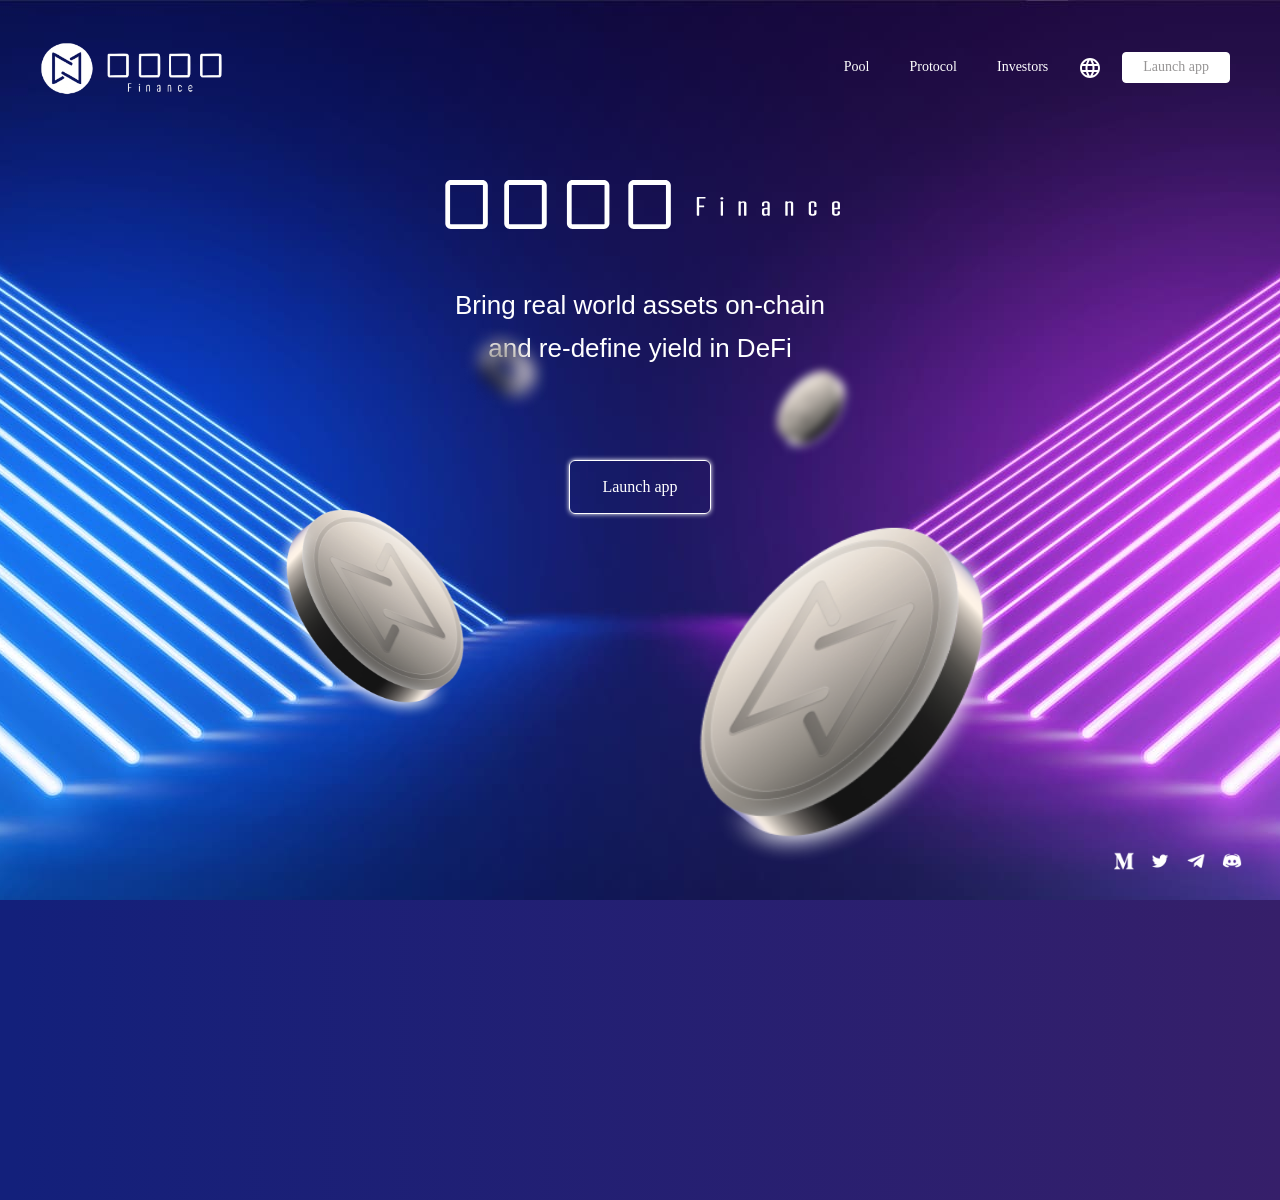
<file: officail-web-demo/index.html>
<!doctype html><html lang="en"><head><meta charset="utf-8"/><link rel="icon" href="/officail-web-demo/favicon.ico"/><meta name="viewport" content="width=device-width,initial-scale=1,minimum-scale=1"/><meta name="theme-color" content="#000000"/><meta name="description" content="N | RWA lending through DeFi"/><link rel="apple-touch-icon" href="/officail-web-demo/logo192.png"/><link rel="manifest" href="/officail-web-demo/manifest.json"/><title>N | RWA lending through DeFi</title><script defer="defer" src="/officail-web-demo/static/js/main.bd5e6af7.js"></script><link href="/officail-web-demo/static/css/main.09d7ea53.css" rel="stylesheet"></head><body><noscript>You need to enable JavaScript to run this app.</noscript><div id="root"></div></body></html>
</file>
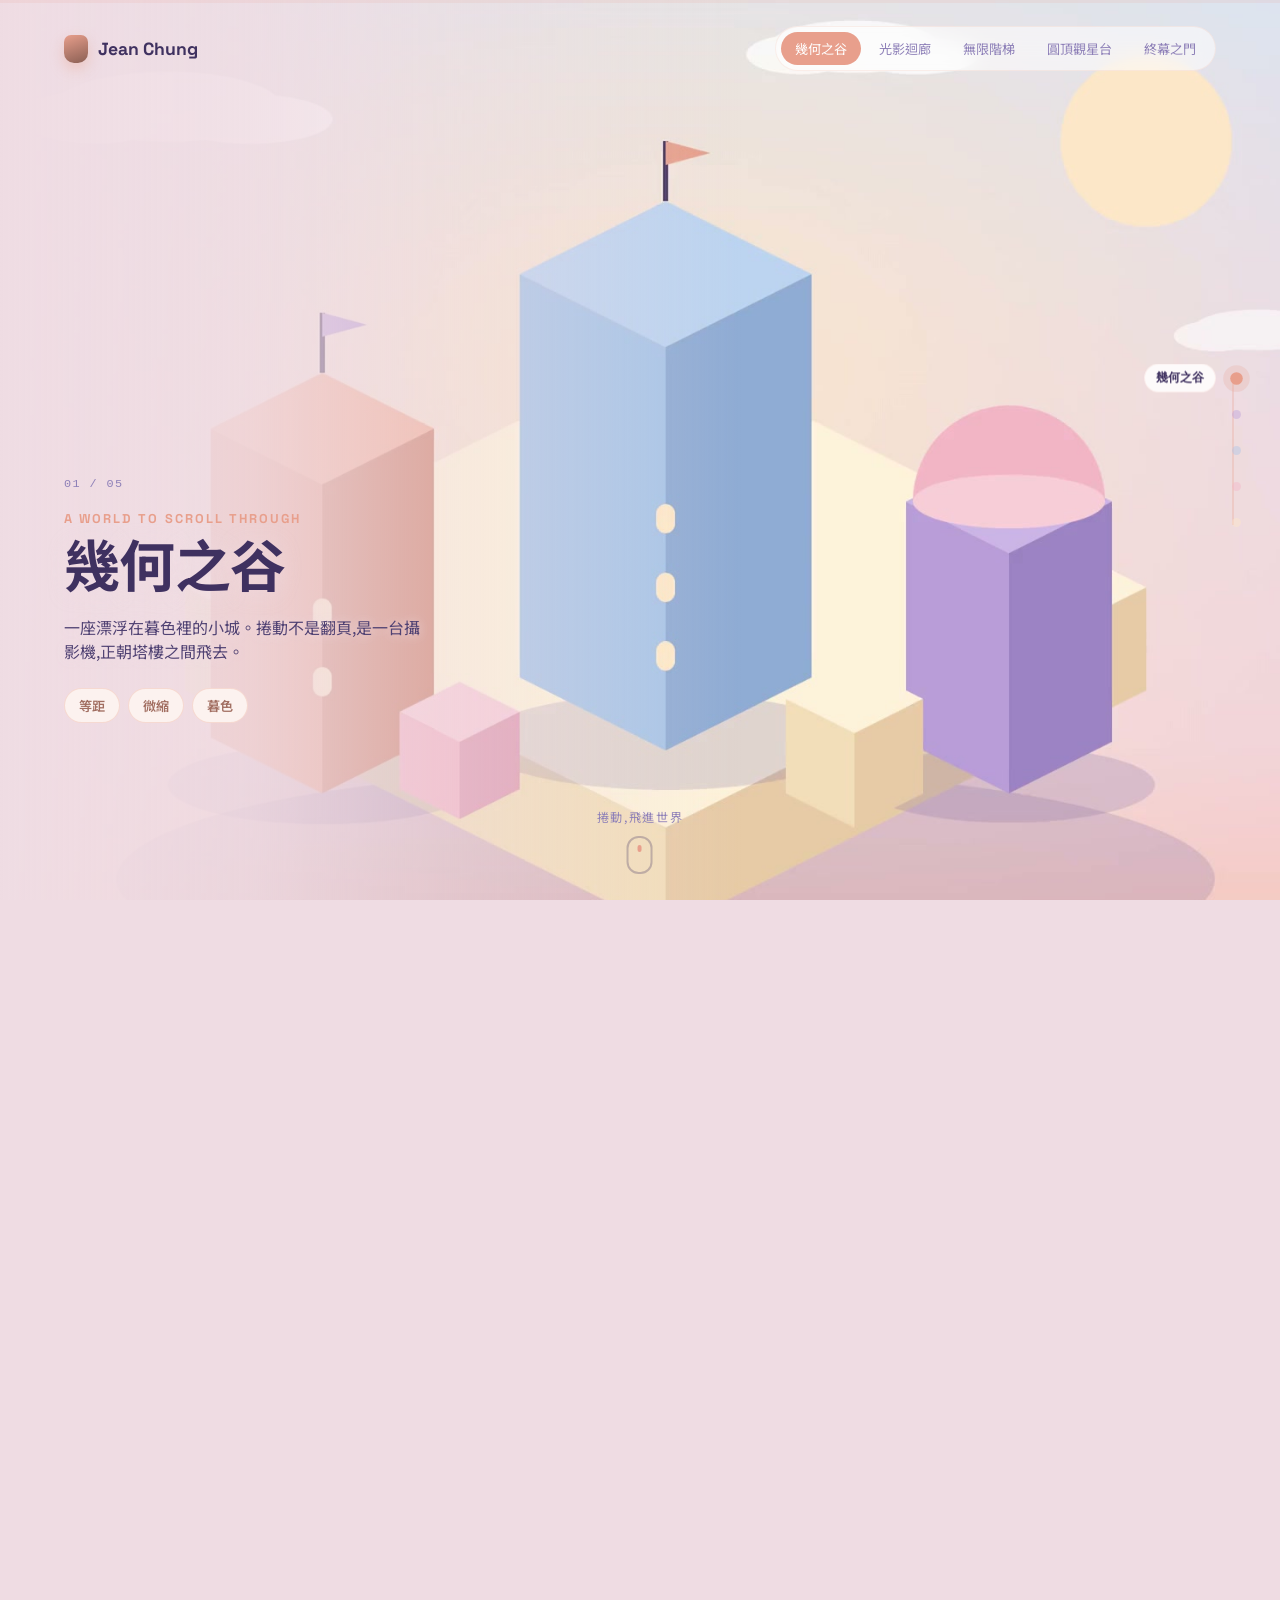
<file: world/index.html>
<!doctype html>
<html lang="zh-TW">
<head>
  <meta charset="utf-8" />
  <meta name="viewport" content="width=device-width, initial-scale=1, viewport-fit=cover" />
  <title>Jean Chung — 幾何之谷</title>
  <meta name="description" content="捲動,飛進一座 Monument Valley 風格的幾何世界。" />
  <link rel="preconnect" href="https://fonts.googleapis.com" />
  <link rel="preconnect" href="https://fonts.gstatic.com" crossorigin="anonymous" />
  <link href="https://fonts.googleapis.com/css2?family=Space+Grotesk:wght@400;500;600;700&family=Noto+Sans+TC:wght@300;400;500;700&display=swap" rel="stylesheet" />
  <style>
    /* Theme matches the scene renders + the main site's Monument Valley palette */
    :root, .sw-root {
      --sw-bg: #EFDCE3;            /* mid-tone of the scenes' sky gradient */
      --sw-ink: #3F3160;
      --sw-ink-soft: #8E80B8;
      --sw-accent: #B89DD9;
      --sw-font-display: 'Space Grotesk', 'Noto Sans TC', sans-serif;
      --sw-font-body: 'Noto Sans TC', sans-serif;
    }
  </style>
</head>
<body>
  <div id="top"></div>
  <div id="world"></div>

  <script src="scrub-engine.js"></script>
  <script>
    mountScrollWorld(document.getElementById('world'), {
      brand: { name: 'Jean Chung', href: '../' },
      hint: '捲動,飛進世界',
      diveScroll: 1.3,
      connScroll: 0.9,
      sections: [
        {
          id: 'valley', label: '幾何之谷',
          still: 'assets/scene1.jpg',
          clip: 'assets/vid/dive1.mp4',
          accent: '#E89F8C',
          eyebrow: 'A world to scroll through',
          title: '幾何之谷',
          body: '一座漂浮在暮色裡的小城。捲動不是翻頁,是一台攝影機,正朝塔樓之間飛去。',
          tags: ['等距', '微縮', '暮色'],
        },
        {
          id: 'colonnade', label: '光影迴廊',
          still: 'assets/scene2.jpg',
          clip: 'assets/vid/dive2.mp4',
          accent: '#B89DD9',
          scroll: 1.5, linger: 0.4,
          eyebrow: 'Between the pillars',
          title: '光影迴廊',
          body: '列柱夾出一條通道,盡頭有一扇發著光的小門。愈往前,柱影愈長。',
          tags: ['列柱', '透視'],
        },
        {
          id: 'stairs', label: '無限階梯',
          still: 'assets/scene3.jpg',
          clip: 'assets/vid/dive3.mp4',
          accent: '#A8C4E8',
          eyebrow: 'Step by step',
          title: '無限階梯',
          body: '一階一階往上,直到平台浮在雲的高度。每個顏色,都是一段爬過的路。',
          tags: ['攀升', '漂浮平台'],
        },
        {
          id: 'observatory', label: '圓頂觀星台',
          still: 'assets/scene4.jpg',
          clip: 'assets/vid/dive4.mp4',
          accent: '#F4B5C8',
          scroll: 1.5, linger: 0.4,
          eyebrow: 'Under the first stars',
          title: '圓頂觀星台',
          body: '天色轉暗,星星一顆顆亮起。圓頂裡有一道光,指著更遠的地方。',
          tags: ['星空', '黃昏'],
        },
        {
          id: 'gate', label: '終幕之門',
          still: 'assets/scene5.jpg',
          clip: 'assets/vid/dive5.mp4',
          accent: '#FFE8C8',
          scroll: 1.7, linger: 0.5,
          eyebrow: 'The journey ends here',
          title: '終幕之門',
          body: '門後不是出口,是回程。謝謝你飛完這一趟。',
          tags: [],
          cta: {
            primary: { label: '回到作品集', href: '../' },
            secondary: { label: '再飛一次', href: '#top' },
          },
        },
      ],
      connectors: [
        'assets/vid/conn1.mp4',
        'assets/vid/conn2.mp4',
        'assets/vid/conn3.mp4',
        'assets/vid/conn4.mp4',
      ],
    });
  </script>
</body>
</html>
</file>
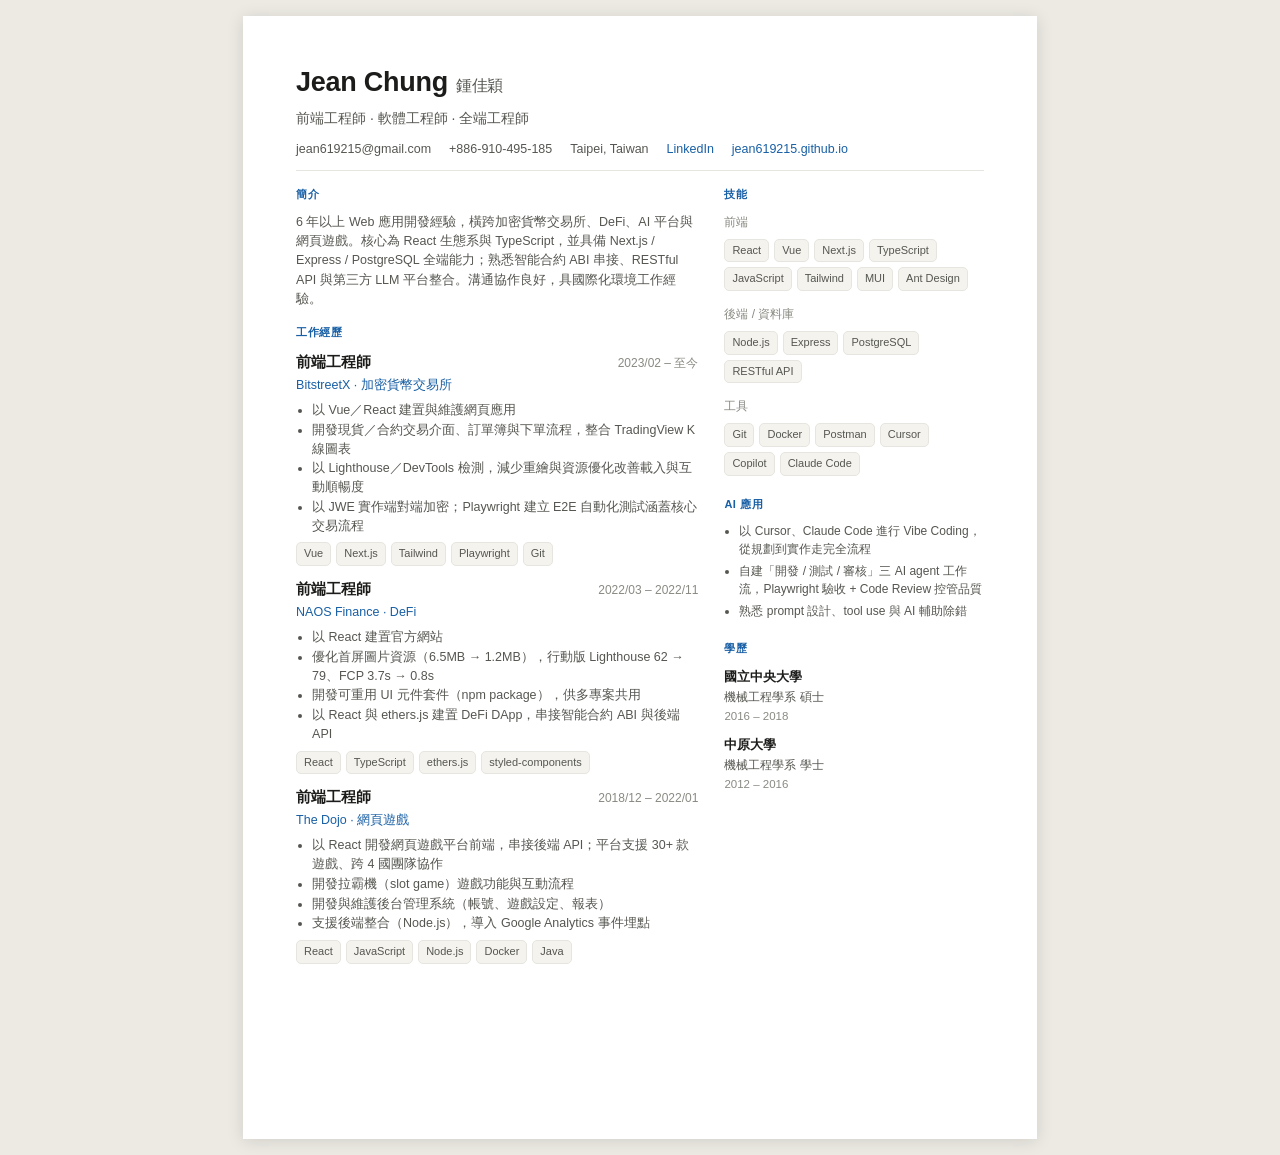
<file: deliverables/cv.html>
<!DOCTYPE html>
<html lang="zh-TW">
<head>
<meta charset="UTF-8" />
<meta name="viewport" content="width=device-width, initial-scale=1.0" />
<title>Jean Chung 鍾佳穎 — 履歷</title>
<style>
  :root{
    --ink:#1c1c1a; --sec:#565651; --muted:#8a8a83;
    --accent:#185FA5; --border:#e6e5e0; --chip:#f4f3ee; --page:#ffffff;
  }
  *{ box-sizing:border-box; margin:0; padding:0; }
  html,body{ background:#eceae3; }
  body{
    font-family:"Helvetica Neue", Arial, "PingFang TC", "Noto Sans TC", "Microsoft JhengHei", sans-serif;
    color:var(--ink); line-height:1.6; -webkit-font-smoothing:antialiased;
  }
  .page{
    width:210mm; min-height:297mm; margin:16px auto; background:var(--page);
    padding:12mm 14mm; box-shadow:0 2px 16px rgba(0,0,0,.12);
  }
  .head{ border-bottom:1px solid var(--border); padding-bottom:11px; margin-bottom:15px; }
  .name{ font-size:27px; font-weight:600; letter-spacing:-.01em; }
  .name small{ font-size:16px; font-weight:400; color:var(--sec); margin-left:8px; }
  .title{ font-size:14px; color:var(--sec); margin-top:2px; }
  .contact{ display:flex; flex-wrap:wrap; gap:6px 18px; margin-top:10px; font-size:12.5px; color:var(--sec); }
  .contact a{ color:var(--accent); text-decoration:none; }
  .grid{ display:grid; grid-template-columns:1.55fr 1fr; gap:26px; }
  .sec-label{ font-size:11px; font-weight:600; color:var(--accent); letter-spacing:.05em; margin-bottom:9px; }
  .summary{ font-size:12.5px; color:var(--sec); line-height:1.55; margin-bottom:15px; }
  .job{ margin-bottom:12px; page-break-inside:avoid; }
  .job:last-child{ margin-bottom:0; }
  .side-sec:last-child{ margin-bottom:0; }
  .job-top{ display:flex; justify-content:space-between; align-items:baseline; gap:8px; }
  .job-role{ font-size:14.5px; font-weight:600; }
  .job-role span{ font-size:12px; font-weight:400; color:var(--muted); }
  .job-date{ font-size:12px; color:var(--muted); white-space:nowrap; }
  .job-co{ font-size:12.5px; color:var(--accent); margin:1px 0 6px; }
  .job ul{ padding-left:16px; font-size:12.5px; color:var(--sec); line-height:1.5; }
  .job li{ margin-bottom:1px; }
  .pills{ display:flex; flex-wrap:wrap; gap:5px; margin-top:7px; }
  .tp{ font-size:11px; color:var(--sec); background:var(--chip); border:.5px solid var(--border); border-radius:5px; padding:2px 7px; white-space:nowrap; }
  .skill-group{ margin-bottom:14px; }
  .skill-group .lbl{ font-size:12px; color:var(--muted); margin-bottom:5px; }
  .side-sec{ margin-bottom:20px; }
  .ai-list{ padding-left:15px; font-size:12px; color:var(--sec); line-height:1.5; }
  .ai-list li{ margin-bottom:4px; }
  .edu{ margin-bottom:10px; }
  .edu .s{ font-size:13px; font-weight:600; }
  .edu .d{ font-size:12px; color:var(--sec); }
  .edu .y{ font-size:11.5px; color:var(--muted); }
  @media print{
    html,body{ background:#fff; }
    .page{ width:auto; min-height:auto; margin:0; padding:0; box-shadow:none; }
    @page{ size:A4; margin:9mm 12mm; }
  }
</style>
</head>
<body>
<div class="page">

  <div class="head">
    <div class="name">Jean Chung<small>鍾佳穎</small></div>
    <div class="title">前端工程師 · 軟體工程師 · 全端工程師</div>
    <div class="contact">
      <span>jean619215@gmail.com</span>
      <span>+886-910-495-185</span>
      <span>Taipei, Taiwan</span>
      <a href="https://www.linkedin.com/in/%E4%BD%B3%E7%A9%8E-%E9%8D%BE-a190511b6/">LinkedIn</a>
      <a href="https://jean619215.github.io/">jean619215.github.io</a>
    </div>
  </div>

  <div class="grid">

    <div>
      <div class="sec-label">簡介</div>
      <div class="summary">
        6 年以上 Web 應用開發經驗，橫跨加密貨幣交易所、DeFi、AI 平台與網頁遊戲。核心為 React 生態系與 TypeScript，並具備 Next.js / Express / PostgreSQL 全端能力；熟悉智能合約 ABI 串接、RESTful API 與第三方 LLM 平台整合。溝通協作良好，具國際化環境工作經驗。
      </div>

      <div class="sec-label">工作經歷</div>

      <div class="job">
        <div class="job-top">
          <span class="job-role">前端工程師</span>
          <span class="job-date">2023/02 – 至今</span>
        </div>
        <div class="job-co">BitstreetX · 加密貨幣交易所</div>
        <ul>
          <li>以 Vue／React 建置與維護網頁應用</li>
          <li>開發現貨／合約交易介面、訂單簿與下單流程，整合 TradingView K 線圖表</li>
          <li>以 Lighthouse／DevTools 檢測，減少重繪與資源優化改善載入與互動順暢度</li>
          <li>以 JWE 實作端對端加密；Playwright 建立 E2E 自動化測試涵蓋核心交易流程</li>
        </ul>
        <div class="pills"><span class="tp">Vue</span><span class="tp">Next.js</span><span class="tp">Tailwind</span><span class="tp">Playwright</span><span class="tp">Git</span></div>
      </div>

      <div class="job">
        <div class="job-top">
          <span class="job-role">前端工程師</span>
          <span class="job-date">2022/03 – 2022/11</span>
        </div>
        <div class="job-co">NAOS Finance · DeFi</div>
        <ul>
          <li>以 React 建置官方網站</li>
          <li>優化首屏圖片資源（6.5MB → 1.2MB），行動版 Lighthouse 62 → 79、FCP 3.7s → 0.8s</li>
          <li>開發可重用 UI 元件套件（npm package），供多專案共用</li>
          <li>以 React 與 ethers.js 建置 DeFi DApp，串接智能合約 ABI 與後端 API</li>
        </ul>
        <div class="pills"><span class="tp">React</span><span class="tp">TypeScript</span><span class="tp">ethers.js</span><span class="tp">styled-components</span></div>
      </div>

      <div class="job">
        <div class="job-top">
          <span class="job-role">前端工程師</span>
          <span class="job-date">2018/12 – 2022/01</span>
        </div>
        <div class="job-co">The Dojo · 網頁遊戲</div>
        <ul>
          <li>以 React 開發網頁遊戲平台前端，串接後端 API；平台支援 30+ 款遊戲、跨 4 國團隊協作</li>
          <li>開發拉霸機（slot game）遊戲功能與互動流程</li>
          <li>開發與維護後台管理系統（帳號、遊戲設定、報表）</li>
          <li>支援後端整合（Node.js），導入 Google Analytics 事件埋點</li>
        </ul>
        <div class="pills"><span class="tp">React</span><span class="tp">JavaScript</span><span class="tp">Node.js</span><span class="tp">Docker</span><span class="tp">Java</span></div>
      </div>
    </div>

    <div>
      <div class="side-sec">
        <div class="sec-label">技能</div>
        <div class="skill-group">
          <div class="lbl">前端</div>
          <div class="pills"><span class="tp">React</span><span class="tp">Vue</span><span class="tp">Next.js</span><span class="tp">TypeScript</span><span class="tp">JavaScript</span><span class="tp">Tailwind</span><span class="tp">MUI</span><span class="tp">Ant Design</span></div>
        </div>
        <div class="skill-group">
          <div class="lbl">後端 / 資料庫</div>
          <div class="pills"><span class="tp">Node.js</span><span class="tp">Express</span><span class="tp">PostgreSQL</span><span class="tp">RESTful API</span></div>
        </div>
        <div class="skill-group">
          <div class="lbl">工具</div>
          <div class="pills"><span class="tp">Git</span><span class="tp">Docker</span><span class="tp">Postman</span><span class="tp">Cursor</span><span class="tp">Copilot</span><span class="tp">Claude Code</span></div>
        </div>
      </div>

      <div class="side-sec">
        <div class="sec-label">AI 應用</div>
        <ul class="ai-list">
          <li>以 Cursor、Claude Code 進行 Vibe Coding，從規劃到實作走完全流程</li>
          <li>自建「開發 / 測試 / 審核」三 AI agent 工作流，Playwright 驗收 + Code Review 控管品質</li>
          <li>熟悉 prompt 設計、tool use 與 AI 輔助除錯</li>
        </ul>
      </div>

      <div class="side-sec">
        <div class="sec-label">學歷</div>
        <div class="edu">
          <div class="s">國立中央大學</div>
          <div class="d">機械工程學系 碩士</div>
          <div class="y">2016 – 2018</div>
        </div>
        <div class="edu">
          <div class="s">中原大學</div>
          <div class="d">機械工程學系 學士</div>
          <div class="y">2012 – 2016</div>
        </div>
      </div>
    </div>

  </div>
</div>
</body>
</html>
</file>
<file: officail-web-demo/static/css/main.09d7ea53.css>
body{-webkit-font-smoothing:antialiased;-moz-osx-font-smoothing:grayscale;background:linear-gradient(90deg,#13207b 1%,#361f6a);font-family:-apple-system,BlinkMacSystemFont,Segoe UI,Roboto,Oxygen,Ubuntu,Cantarell,Fira Sans,Droid Sans,Helvetica Neue,sans-serif;margin:0;overflow:hidden}code{font-family:source-code-pro,Menlo,Monaco,Consolas,Courier New,monospace}
/*# sourceMappingURL=main.09d7ea53.css.map*/
</file>
